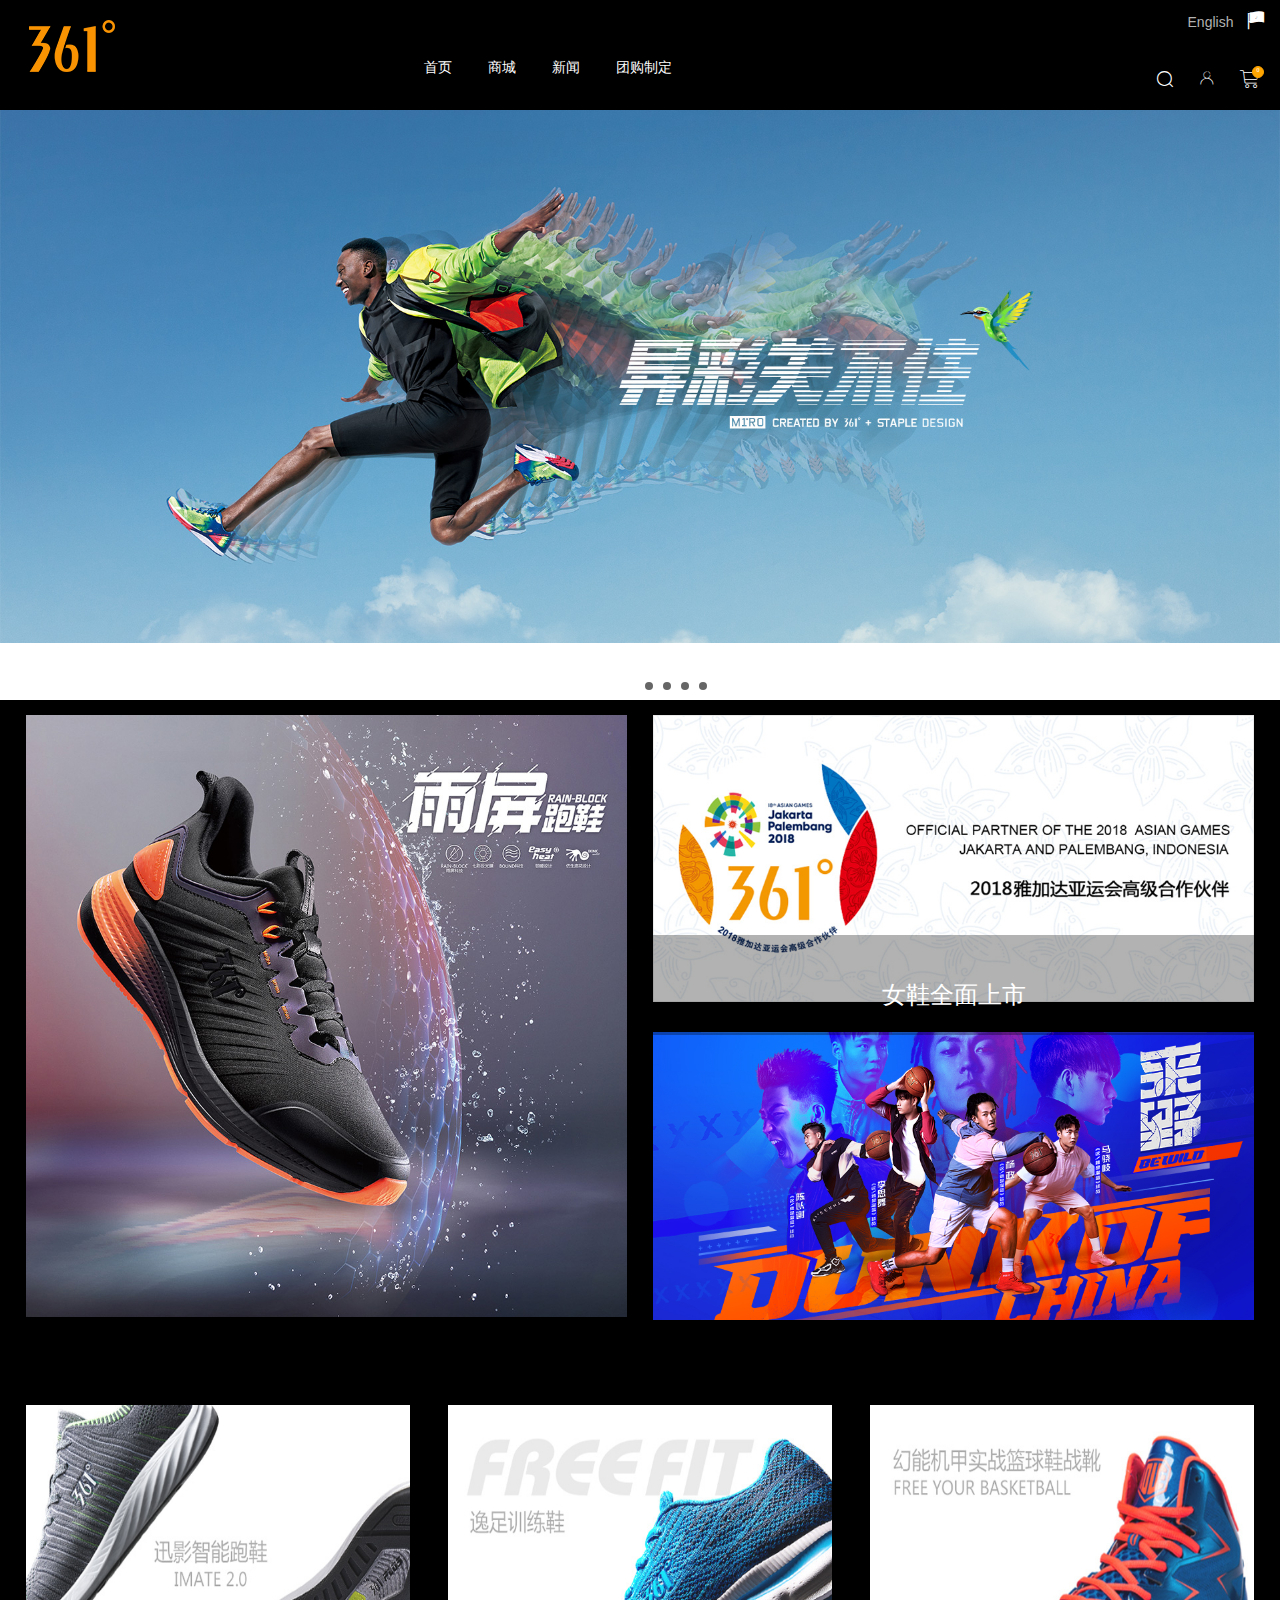
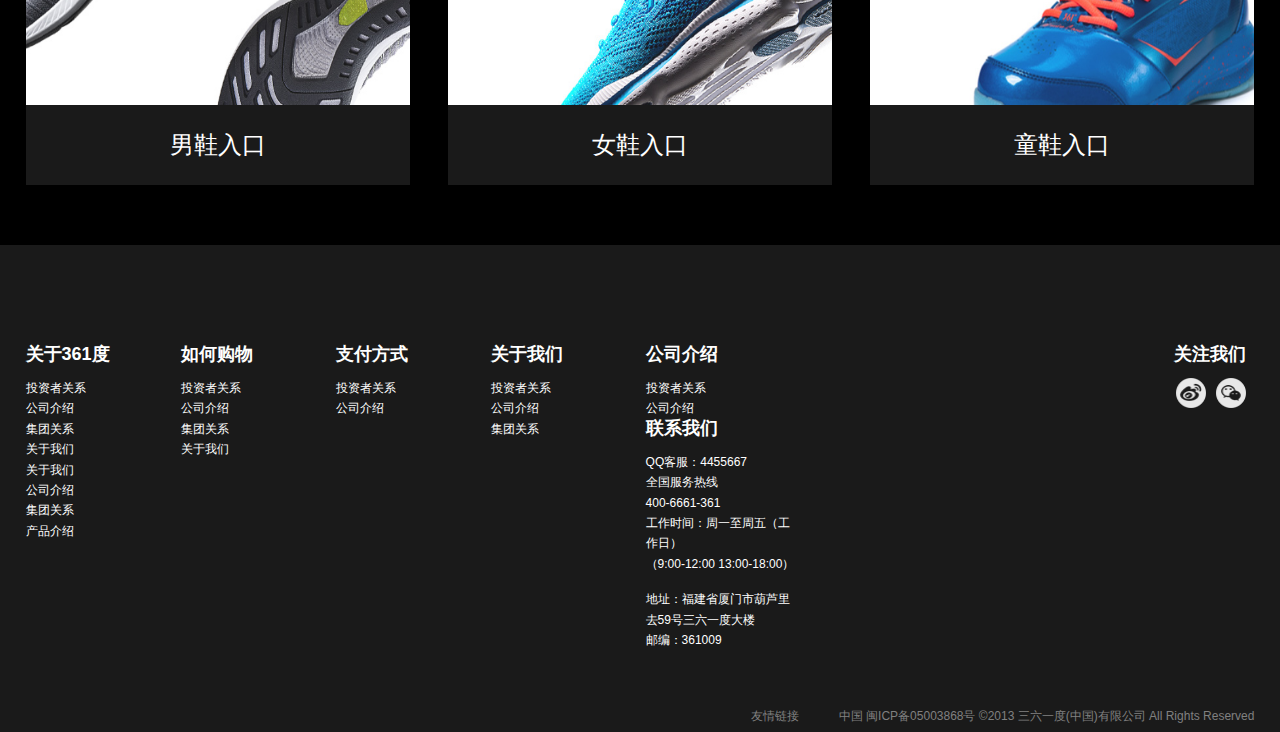
<file: index.html>
<!DOCTYPE html>
<html>
	<head>
		<meta charset="UTF-8">
		<title>361度首页</title>
		<link rel="stylesheet" href="css/public.css" />
		<link rel="stylesheet" href="icon/iconfont.css" />
		<link rel="stylesheet" href="css/index.css" />
		<style>
			
		</style>
	</head>
	<body>
		<div class='nav'><span></span></div>
		<div class="top">
			<div class="t-left">
			<a href="#">
				<img src="img/logo.png" alt="" />
			</a>
		</div>
		<div class="t-right">
			<h1>
				<!--<span>English</span>-->
				<a href="#">English</a>
				<span class="iconfont icon-china"></span>
			</h1>
			<h2>
				<span class="iconfont icon-sousuo"></span>
				<span class="iconfont icon-tubiaozhizuomoban"></span>
				<span class="iconfont icon-gouwuche">
					<strong>0</strong>
				</span>
			</h2>
		</div>
		<div class="t-center">
			<div class="menu">
				<a href="#">首页</a>
				<a href="#">商城</a>
				<a href="#">新闻</a>
				<a href="#">团购制定</a>
			</div>
		</div>
	</div>
	<div class="shoplist">
		<div class="shoplist-con">
			<div class="type">
			<a href="#" style="display:block">热卖上线</a>
			<a href="#" style="display:block">新品上市</a>
		</div>
		<div class="alltype">
			<ul>
				<li><a href="#">篮球鞋</a></li>
				<li><a href="#">板鞋</a></li>
				<li><a href="#">休闲鞋</a></li>
				<li><a href="#">袜鞋</a></li>
				<li><a href="#">拖鞋</a></li>
				<li><a href="#">跟鞋</a></li>
			</ul>
			<ul>
				<li><a href="#">休闲鞋</a></li>
				<li><a href="#">袜鞋</a></li>
				<li><a href="#">拖鞋</a></li>
				<li><a href="#">跟鞋</a></li>
			</ul>
			<ul>
				<li><a href="#">篮球鞋</a></li>
				<li><a href="#">板鞋</a></li>
				<li><a href="#">休闲鞋</a></li>
			</ul>
			<ul>
				<li><a href="#">篮球鞋</a></li>
				<li><a href="#">板鞋</a></li>
				<li><a href="#">休闲鞋</a></li>
				<li><a href="#">袜鞋</a></li>
				<li><a href="#">拖鞋</a></li>
				<li><a href="#">跟鞋</a></li>
			</ul>
		</div>
		</div>
	</div>
	<div class='banner'>
		<ul>
			<li><img src="img/banner.jpg" alt=""/></li>
			<li><img src="img/banner2.jpg" alt=""/></li>
			<li><img src="img/banner3.jpg" alt=""/></li>
			<li><img src="img/banner4.jpg" alt=""/></li>
		</ul>
		<ol>
			<li></li>
			<li></li>
			<li></li>
			<li></li>
		</ol>
	</div>
	<div class='main'>
		<div class='main-top'>
			<a href="#" class='main-top-left'>
				<img src="img/top-left.jpg" alt="" />
				<p class='floatp'>御品跑鞋全面上市</p>
			</a>
			<div class='main-top-right'>
				<a href="#"><img src="img/top-right2.jpg" alt="" /><p class='floatp1'>女鞋全面上市</p></a>
				<a href="#"><img src="img/top-right.jpg" alt="" /><p class='floatp2'>男鞋全面上市</p></a>
			</div>
		</div>
		<div class='main-foot'>
			<a href="#"><img src="img/recommend.jpg" alt="" /><p>男鞋入口</p></a>
			<a href="#"><img src="img/recommend2.jpg" alt="" /><p>女鞋入口</p></a>
			<a href="#"><img src="img/recommend3.jpg" alt="" /><p>童鞋入口</p></a>
		</div>
	</div>
	<div class='foot'>
		<div class='foot-con'>
			<div class='foot-list'>
				<dl>
					<dt>关于361度</dt>
					<dd><a href="#">投资者关系</a></dd>
					<dd><a href="#">公司介绍</a></dd>
					<dd><a href="#">集团关系</a></dd>
					<dd><a href="#">关于我们</a></dd>
					<dd><a href="#">关于我们</a></dd>
					<dd><a href="#">公司介绍</a></dd>
					<dd><a href="#">集团关系</a></dd>
					<dd><a href="#">产品介绍</a></dd>
				</dl>
				<dl>
					<dt>如何购物</dt>
					<dd><a href="#">投资者关系</a></dd>
					<dd><a href="#">公司介绍</a></dd>
					<dd><a href="#">集团关系</a></dd>
					<dd><a href="#">关于我们</a></dd>
				</dl>
				<dl>
					<dt>支付方式</dt>
					<dd><a href="#">投资者关系</a></dd>
					<dd><a href="#">公司介绍</a></dd>
				</dl>
				<dl>
					<dt>关于我们</dt>
					<dd><a href="#">投资者关系</a></dd>
					<dd><a href="#">公司介绍</a></dd>
					<dd><a href="#">集团关系</a></dd>
				</dl>
				<dl>
					<dt>公司介绍</dt>
					<dd><a href="#">投资者关系</a></dd>
					<dd><a href="#">公司介绍</a></dd>
				</dl>
				<dl>
					<dt>联系我们</dt>
					<dd>QQ客服：4455667</dd>
					<dd>全国服务热线</dd>
					<dd>400-6661-361</dd>
					<dd>工作时间：周一至周五（工作日）</dd>
					<dd>（9:00-12:00 13:00-18:00）</dd>
					<dd>地址：福建省厦门市葫芦里去59号三六一度大楼</dd>
					<dd>邮编：361009</dd>
				</dl>
			</div>
			<div class="chat">
				<p>关注我们</p>
				<a href="#">
					<img src="img/microblog.png" alt="" />
					<img src="img/WeChat.png" alt="" />
				</a>
				<h1>
					<span>
						<img src="img/erweima.jpg" alt="" />
						<p>订阅号</p>
					</span>
					<span>
						<img src="img/erweima1.jpg" alt="" />
						<p>服务号</p>
					</span>
				</h1>
			</div>
		</div>
	</div>
	<div class='copy'>
		<a href="#">友情链接</a>中国 闽ICP备05003868号 &copy;2013 三六一度(中国)有限公司 All Rights Reserved
	</div>
	</body>
</html>
<script src='js/jquery-1.11.1.min.js'></script>
<script>
	//轮播图
	var $ulist=$('.banner ul li');
	var $olist=$('.banner ol li');
	var timer=setInterval(autoplay,2000);
	var index=0;
	function autoplay(){
		index++;
		if(index == $olist.size()){
			index=0;
		}
		$ulist.eq(index).fadeIn(1500).siblings().fadeOut(1500);
		$olist.eq(index).addClass('current').siblings().removeClass('current');
	}
</script>
<script>
	var $mtl=$('.main .main-top-left');
	var $out=$('.main .main-top-left .floatp');
	$mtl.mouseenter(function(){
		$out.slideDown(500);
		$mtl.mouseleave(function(){
			$out.slideUp(300);
		})
	})
	//
	var $mtl1=$('.main .main-top-right img:eq(0)');
	var $out1=$('.main .main-top-right .floatp1');
	$mtl1.mouseenter(function(){
		$out1.slideDown(500);
		$mtl1.mouseleave(function(){
			$out1.slideUp(300);
		})
	})
	
	var $mtl2=$('.main .main-top-right img:eq(1)');
	var $out2=$('.main .main-top-right .floatp2');
	
	$mtl2.mouseenter(function(){
		$out2.slideDown(500);
		$mtl2.mouseleave(function(){
			$out2.slideUp(300);
		})
	})
	$('.icon-tubiaozhizuomoban').mouseover(function(){
		$('.icon-tubiaozhizuomoban').animate({'font-size':24},300);
//		alert(0);
//		$('.icon-tubiaozhizuomoban').mouseout(function(){
//			$('.icon-tubiaozhizuomoban').css('font-size':18);
//			alert(1);
//		})
})
	$('.icon-tubiaozhizuomoban').click(function(){
		$(location).attr('href', 'login.html');
	})
	$('.foot .chat a img:eq(1)').mouseover(function(){
		$('.foot .chat h1').css('display','block');
		$('.foot .chat a img:eq(1)').mouseleave(function(){
			$('.foot .chat h1').css('display','none');
		})
	})
	$(window).scroll(function(){
		if($(document).scrollTop()>300){
			$('.nav').css('display','block');
		}else{
			$('.nav').css('display','none');
		}
	})
	$('.nav').click(function(){
		$("body,html").animate( {"scrollTop":0},1000 )
			});
	$('.top .t-center .menu a:eq(1)').mouseover(function(){
		$('.shoplist').css('display','block');
		$('.shoplist').mouseleave(function(){
			$('.shoplist').css('display','none');})
	})
</script>
</file>
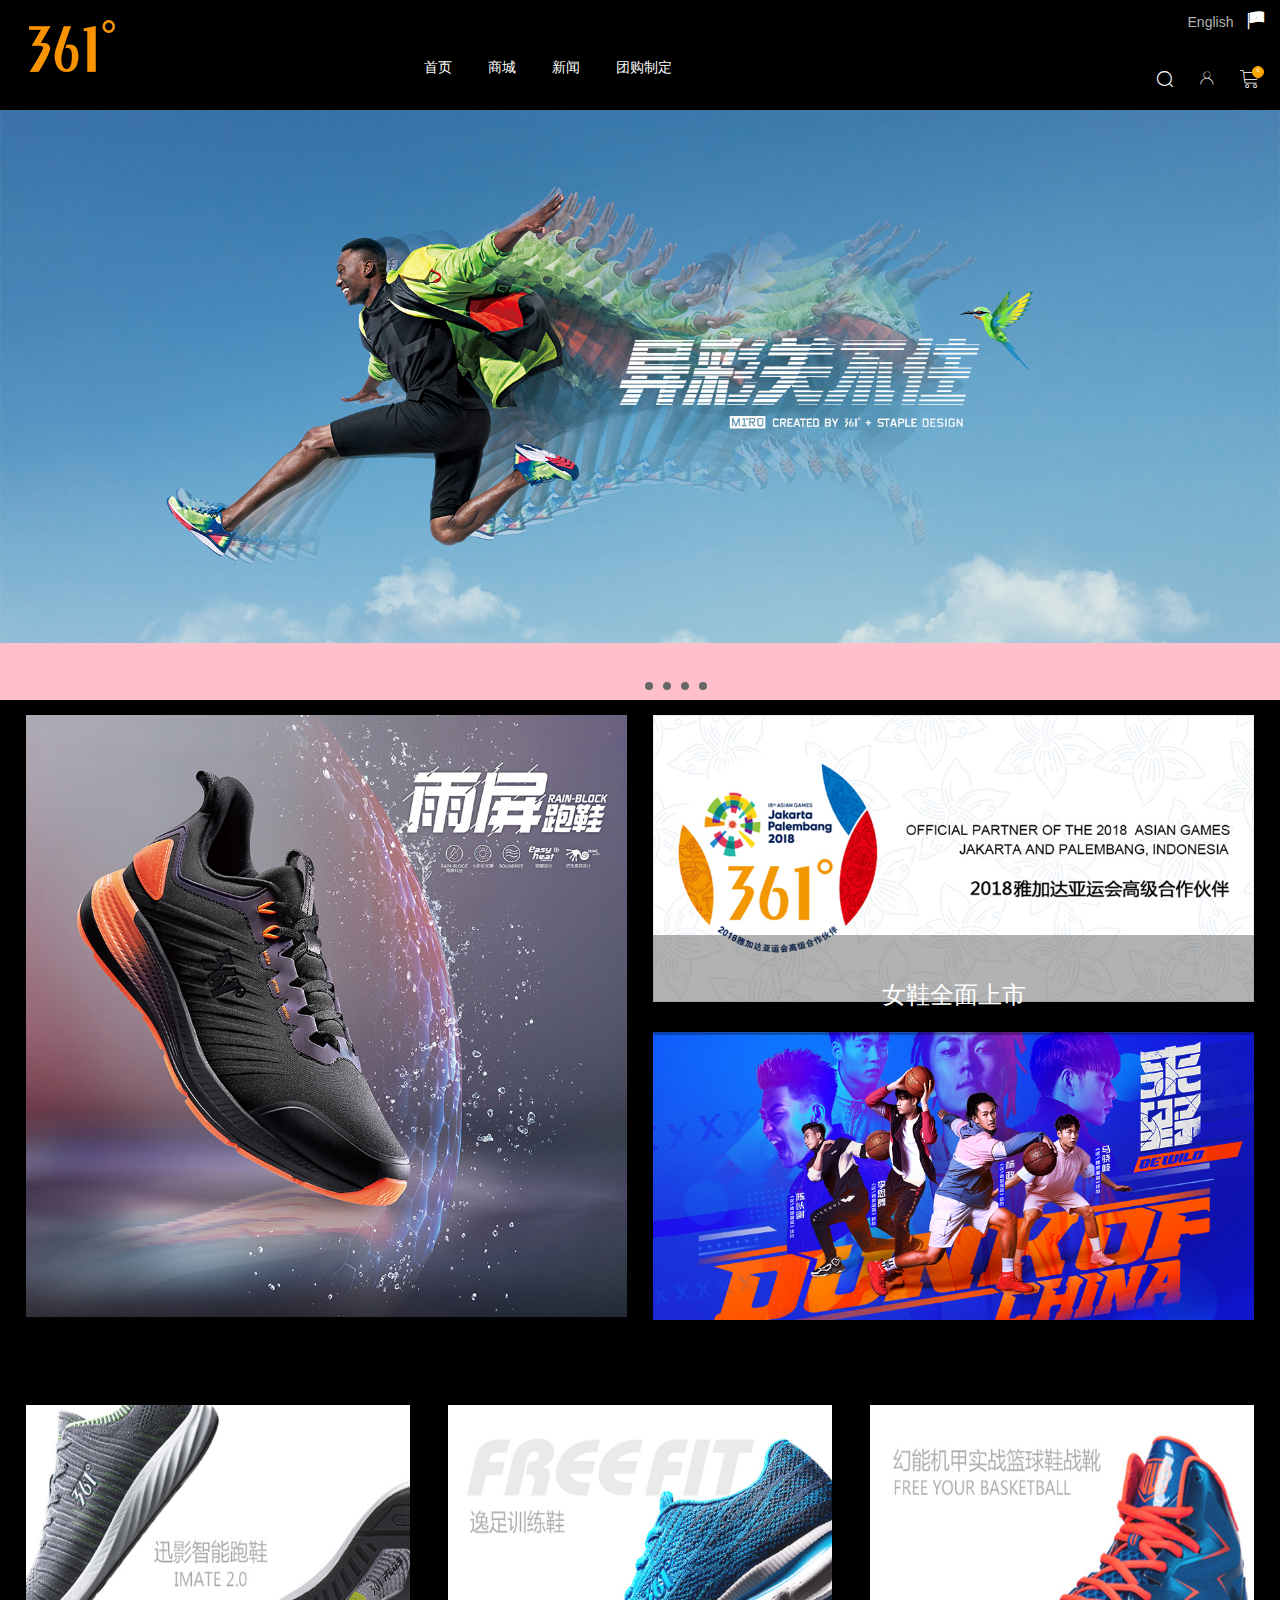
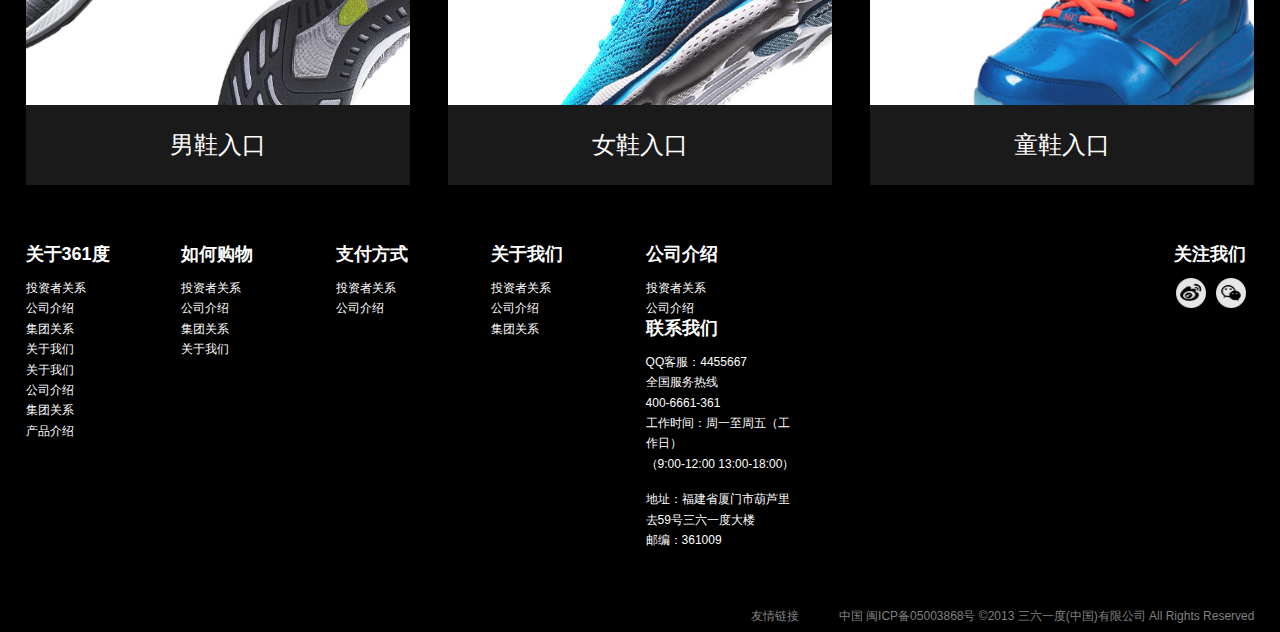
<file: 361度/index.html>
<!DOCTYPE html>
<html>
	<head>
		<meta charset="UTF-8">
		<title></title>
		<link rel="stylesheet" href="css/public.css" />
		<link rel="stylesheet" href="icon/iconfont.css" />
		<link rel="stylesheet" href="css/index.css" />
		<style>
			.foot{
				overflow:hidden;
				background:black;
			}
			.foot .foot-con{
				margin:0 2%;
				
			}
			.foot-list{
				width:70%;
			}
			.foot-list dl{
				float:left;
				width:155px;
			}
			.foot-list dl dt{
				font-size:18px;
				font-weight:bold;
				margin-bottom:15px;
			}
			.foot-list dl dd{
				font-size:12px;
				line-height:1.7;
			}
			.foot-list dl:last-child dd:nth-of-type(6){
				margin-top:15px;
			}
			.foot .chat{
				text-align:right;
			}
			.foot .chat p{
				font-size:18px;
				font-weight:bold;
				margin-bottom:15px;
				margin-right:8px;
				color:#fff;
			}
			.foot .chat img{
				width:30px;
				height:30px;
				display:inline-block;
				margin-right:8px;
				position:relative;				
			}
			.foot .chat img:after{
				display:block;
				content:'';
				width:30px;
				height:30px;
				position:absolute;
				border-radius:50%;
				background:rgba(0,0,0,0.4);
				top:0;
				left:0;
				z-index:10;
			}
			
		</style>
	</head>
	<body>
		<div class="top">
			<div class="t-left">
				<a href="#">
					<img src="img/logo.png" alt="" />
				</a>
			</div>
			<div class="t-right">
				<h1>
					<!--<span>English</span>-->
					<a href="#">English</a>
					<span class="iconfont icon-china"></span>
				</h1>
				<h2>
					<span class="iconfont icon-sousuo"></span>
					<span class="iconfont icon-tubiaozhizuomoban"></span>
					<span class="iconfont icon-gouwuche">
						<strong>0</strong>
					</span>
				</h2>
			</div>
			<div class="t-center">
				<div class="menu">
					<a href="#">首页</a>
					<a href="#">商城</a>
					<a href="#">新闻</a>
					<a href="#">团购制定</a>
				</div>
			</div>
		</div>
		<div class='banner'>
			<ul>
				<li><img src="img/banner.jpg" alt="" /></li>
				<li><img src="img/banner2.jpg" alt="" /></li>
				<li><img src="img/banner3.jpg" alt="" /></li>
				<li><img src="img/banner4.jpg" alt="" /></li>
			</ul>
			<ol>
				<li></li>
				<li></li>
				<li></li>
				<li></li>
			</ol>
		</div>
		<div class='main'>
			<div class='main-top'>
				<a href="#" class='main-top-left'>
					<img src="img/top-left.jpg" alt="" />
					<p class='floatp'>御品跑鞋全面上市</p>
				</a>
				<div class='main-top-right'>
					<a href="#"><img src="img/top-right2.jpg" alt="" /><p class='floatp1'>女鞋全面上市</p></a>
					<a href="#"><img src="img/top-right.jpg" alt="" /><p class='floatp2'>男鞋全面上市</p></a>
				</div>
			</div>
			<div class='main-foot'>
				<a href="#"><img src="img/recommend.jpg" alt="" /><p>男鞋入口</p></a>
				<a href="#"><img src="img/recommend2.jpg" alt="" /><p>女鞋入口</p></a>
				<a href="#"><img src="img/recommend3.jpg" alt="" /><p>童鞋入口</p></a>
			</div>
		</div>
		<div class='foot'>
			<div class='foot-con'>
				<div class='foot-list'>
					<dl>
						<dt>关于361度</dt>
						<dd><a href="#">投资者关系</a></dd>
						<dd><a href="#">公司介绍</a></dd>
						<dd><a href="#">集团关系</a></dd>
						<dd><a href="#">关于我们</a></dd>
						<dd><a href="#">关于我们</a></dd>
						<dd><a href="#">公司介绍</a></dd>
						<dd><a href="#">集团关系</a></dd>
						<dd><a href="#">产品介绍</a></dd>
					</dl>
					<dl>
						<dt>如何购物</dt>
						<dd><a href="#">投资者关系</a></dd>
						<dd><a href="#">公司介绍</a></dd>
						<dd><a href="#">集团关系</a></dd>
						<dd><a href="#">关于我们</a></dd>
					</dl>
					<dl>
						<dt>支付方式</dt>
						<dd><a href="#">投资者关系</a></dd>
						<dd><a href="#">公司介绍</a></dd>
					</dl>
					<dl>
						<dt>关于我们</dt>
						<dd><a href="#">投资者关系</a></dd>
						<dd><a href="#">公司介绍</a></dd>
						<dd><a href="#">集团关系</a></dd>
					</dl>
					<dl>
						<dt>公司介绍</dt>
						<dd><a href="#">投资者关系</a></dd>
						<dd><a href="#">公司介绍</a></dd>
					</dl>
					<dl>
						<dt>联系我们</dt>
						<dd>QQ客服：4455667</dd>
						<dd>全国服务热线</dd>
						<dd>400-6661-361</dd>
						<dd>工作时间：周一至周五（工作日）</dd>
						<dd>（9:00-12:00 13:00-18:00）</dd>
						<dd>地址：福建省厦门市葫芦里去59号三六一度大楼</dd>
						<dd>邮编：361009</dd>
					</dl>
				</div>
				<div class="chat">
					<p>关注我们</p>
					<a href="#">
						<img src="img/microblog.png" alt="" />
						<img src="img/WeChat.png" alt="" />
					</a>
				</div>
			</div>
		</div>
		<div class='copy'>
			<a href="#">友情链接</a>中国 闽ICP备05003868号 &copy;2013 三六一度(中国)有限公司 All Rights Reserved
		</div>
	</body>
</html>
<script src='js/jquery-1.11.1.min.js'></script>
<script>
	//轮播图
	var $ulist=$('.banner ul li');
	var $olist=$('.banner ol li');
	var timer=setInterval(autoplay,2000);
	var index=0;
	function autoplay(){
		index++;
		if(index == $olist.size()){
			index=0;
		}
		$ulist.eq(index).fadeIn(1500).siblings().fadeOut(1500);
		$olist.eq(index).addClass('current').siblings().removeClass('current');
	}
</script><script>
	var $mtl=$('.main .main-top-left');
	var $out=$('.main .main-top-left .floatp');
	$mtl.mouseenter(function(){
		$out.slideDown(500);
		$mtl.mouseleave(function(){
			$out.slideUp(300);
		})
	})
	//
	var $mtl1=$('.main .main-top-right img:eq(0)');
	var $out1=$('.main .main-top-right .floatp1');
	$mtl1.mouseenter(function(){
		$out1.slideDown(500);
		$mtl1.mouseleave(function(){
			$out1.slideUp(300);
		})
	})
	
	var $mtl2=$('.main .main-top-right img:eq(1)');
	var $out2=$('.main .main-top-right .floatp2');
	
	$mtl2.mouseenter(function(){
		$out2.slideDown(500);
		$mtl2.mouseleave(function(){
			$out2.slideUp(300);
		})
	})
	
</script>
</file>
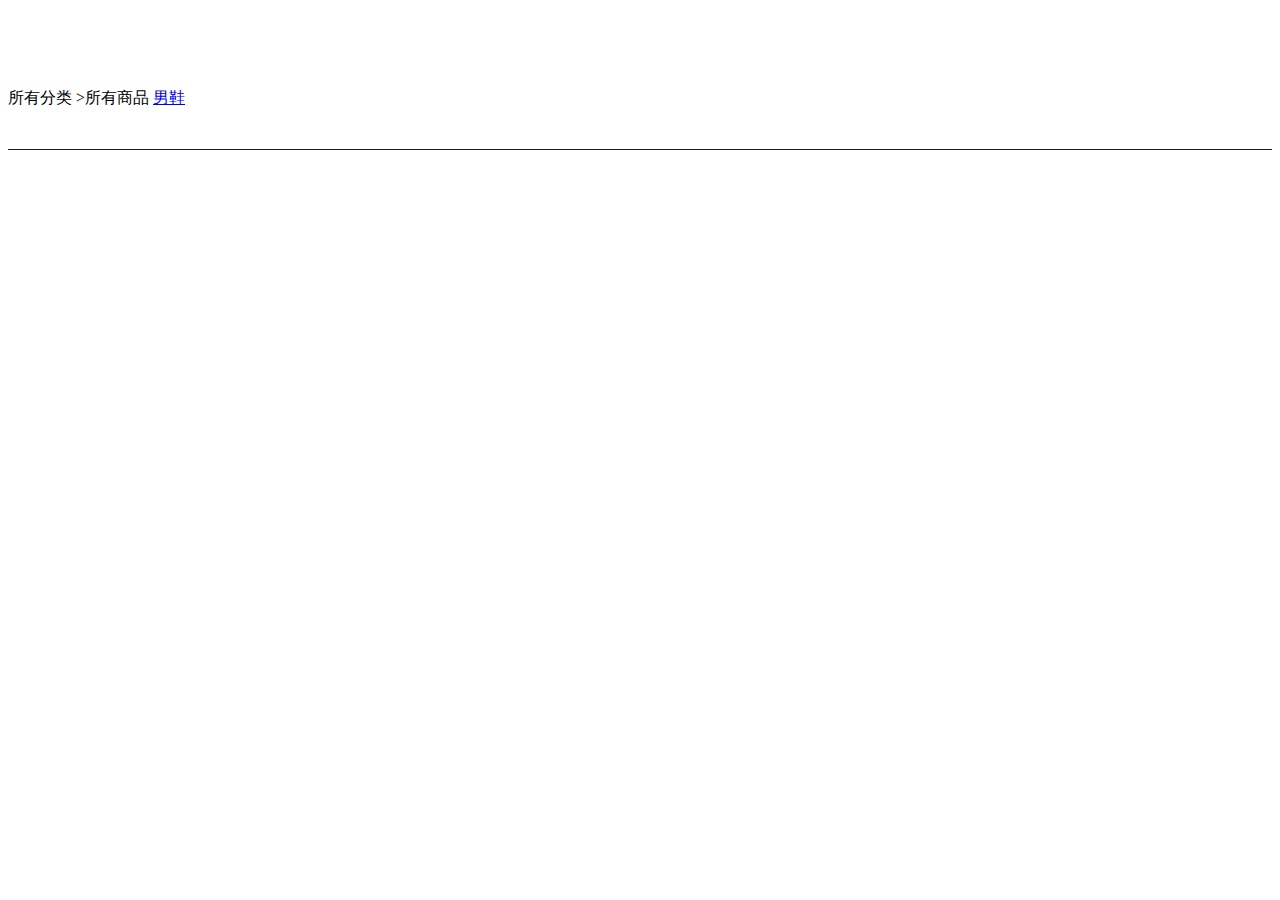
<file: list.html>
<!DOCTYPE html>
<html>
	<head>
		<meta charset="UTF-8">
		<title>商品列表</title>
		<style>
			.nav{
				border-bottom:1px solid #1a1a1a;
				padding:80px 0px 40px 0px;
			}
			
		</style>
	</head>
	<body>
		<div class="nav">
			<span>所有分类  ></span>所有商品
			<a href="#">男鞋</a>
		</div>
	</body>
</html>
</file>
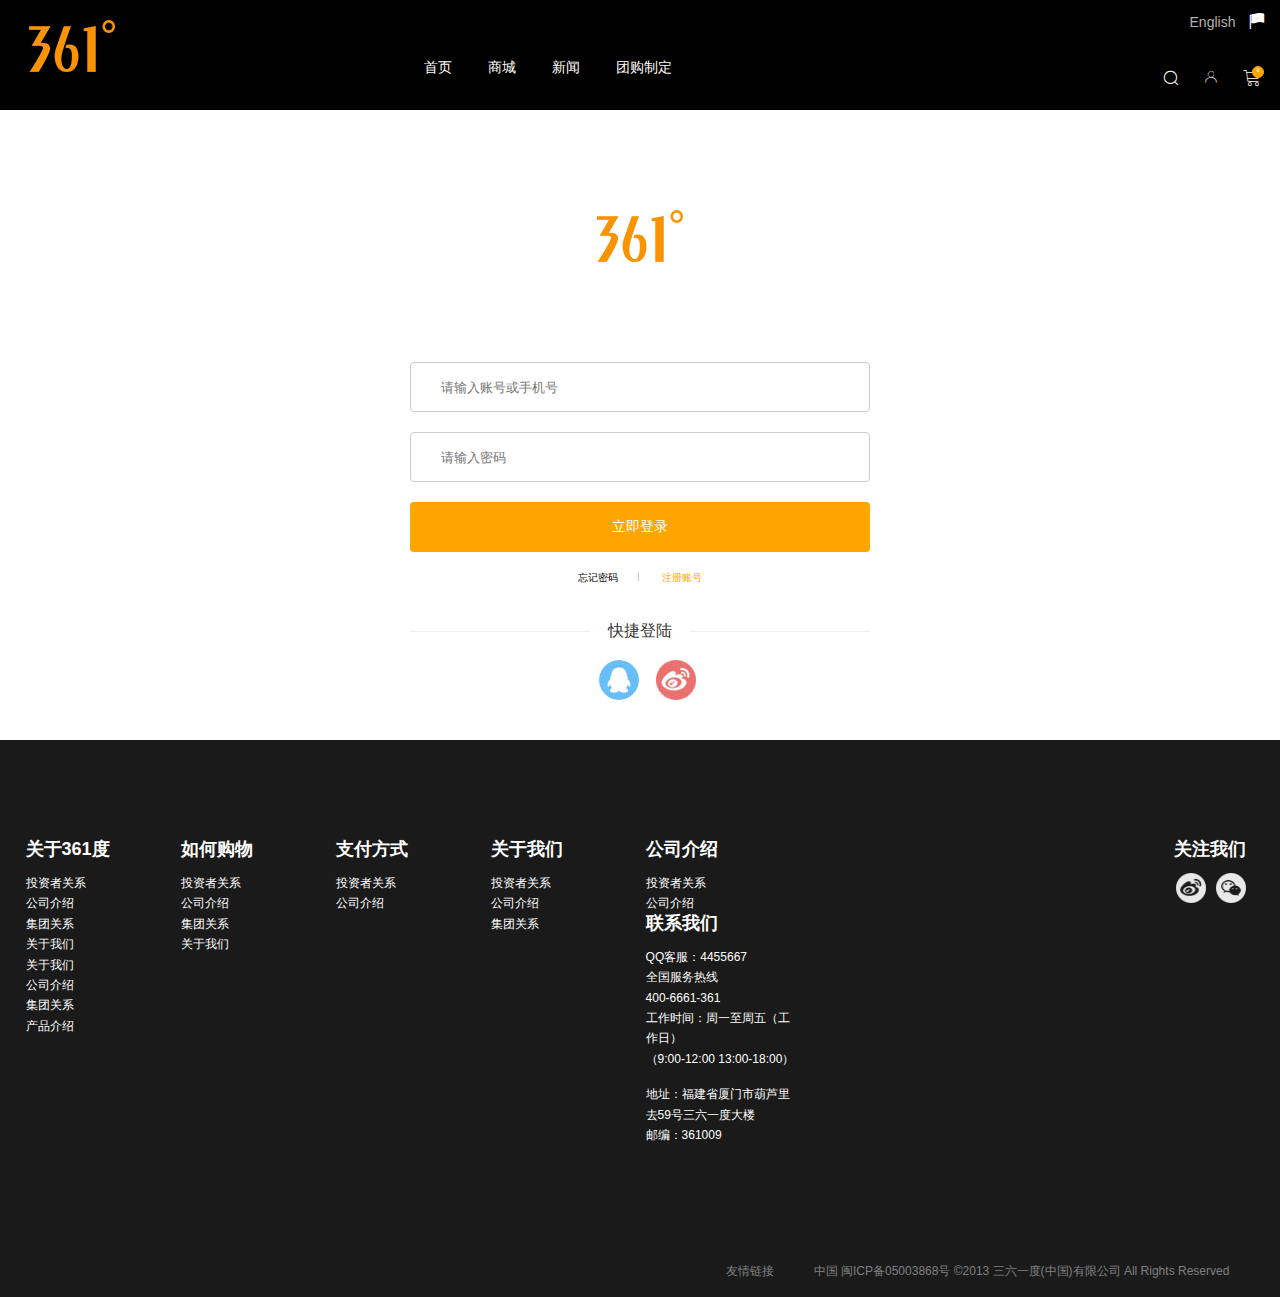
<file: login.html>
<!DOCTYPE html>
<html>
	<head>
		<meta charset="UTF-8">
		<title>登陆页面</title>
		<link rel="stylesheet" href="css/public.css" />
		<link rel="stylesheet" href="css/index.css" />
		<link rel="stylesheet" href="icon/iconfont.css" />
		<style>
			.login{
				background:#fff;
			}
			.login-con{
				width:460px;
				margin:0 auto;
				/*background:#333;*/
				text-align:center;
			}
			.login-con .logo{
				display:block;
				padding-top:100px;
				padding-bottom:80px;
			}
			.login-con input{
				display:block;
				height:48px;
				width:398px;
				border:1px solid #cccccc;
				padding:0 30px;
				color:#333;
				margin:20px auto;
			}
			.login-con button{
				display:block;
				height:50px;
				width:460px;
				margin:20px auto;
				background:orange;
				font-size:14px;
			}
			.login-con input{
				border-radius:4px;
			};
			.login-con p .firsta{
				color:#000;
			}
			.login-con p .firsta:after{
				content:'';
				display:inline-block;
				background:#ccc;
				height:9px;
				width:1px;
				margin:0 20px;
			}
			.login-con p a:last-child{
				color:orange;
			}
			.login-con h1{
				margin-top:40px;
				margin-bottom:28px;
				font-size:14px;
				color:#333;
			}
			.login-con h1 span{
				font-size: 1.6rem;
			    color: #333;
			    display: inline-block;
			    background-color: #fff;
			    padding: 0 18px;
			}
			.login-con h1:after{
				content: '';
			    display: block;
			    width: 100%;
			    height: 1px;
			    background-color: #f0f0f0;
			    margin-top: -8px;
			}
			.login-con .shut{
				width:100%;
				text-align:center;
				margin-top:14px;
				margin-bottom:40px;
			}
			.login-con .shut img{
				display:inline-block;
			}
			.login-con .shut img:first-child{
				margin-left:15px;
			}
			/*.foot{
				padding-top:30px;
			}*/
		</style>
	</head>
	<body>
		<div class="nav"></div>
		<div class='top'></div>
		<div class="login">
			<div class="login-con">
				<img src="img/logo.png" alt="" class="logo"/>
				<input type="text" placeholder="请输入账号或手机号" id='sid'/>
				<input type="password" placeholder="请输入密码" id='spwd'/>
				<button id='btn'>立即登录</button>
				<p>
					<a href="#" class='firsta' style="color:#000">忘记密码</a>
					<a href="#">注册账号</a>
				</p>
				<h1>
					<span>快捷登陆</span>
				</h1>
				<div class="shut">
					<a href="#">
						<img src="img/qq.jpg" alt="" />
					</a>
					<a href="#">
						<img src="img/webo.jpg" alt="" />
					</a>
				</div>
			</div>
		</div>
		<div class='foot'></div>
		<div class='copy'></div>
	</body>
</html>
<script src='js/jquery-1.11.1.min.js'></script>
<script>
	$('.nav').load('index.html .nav',function(){
		$(window).scroll(function(){
			if($(document).scrollTop()>300){
				$('.nav').css('display','block');
				$('.nav').click(function(){
					$(this).show(1000,function(){
						$(document).scrollTop(0);
					})
				});
			}else{
				$('.nav').css('display','none');
			}
		})
	});
	$('.top').load('index.html .top');
	$('.foot').load('index.html .foot');
	$('.copy').load('index.html .copy');
</script>
</file>
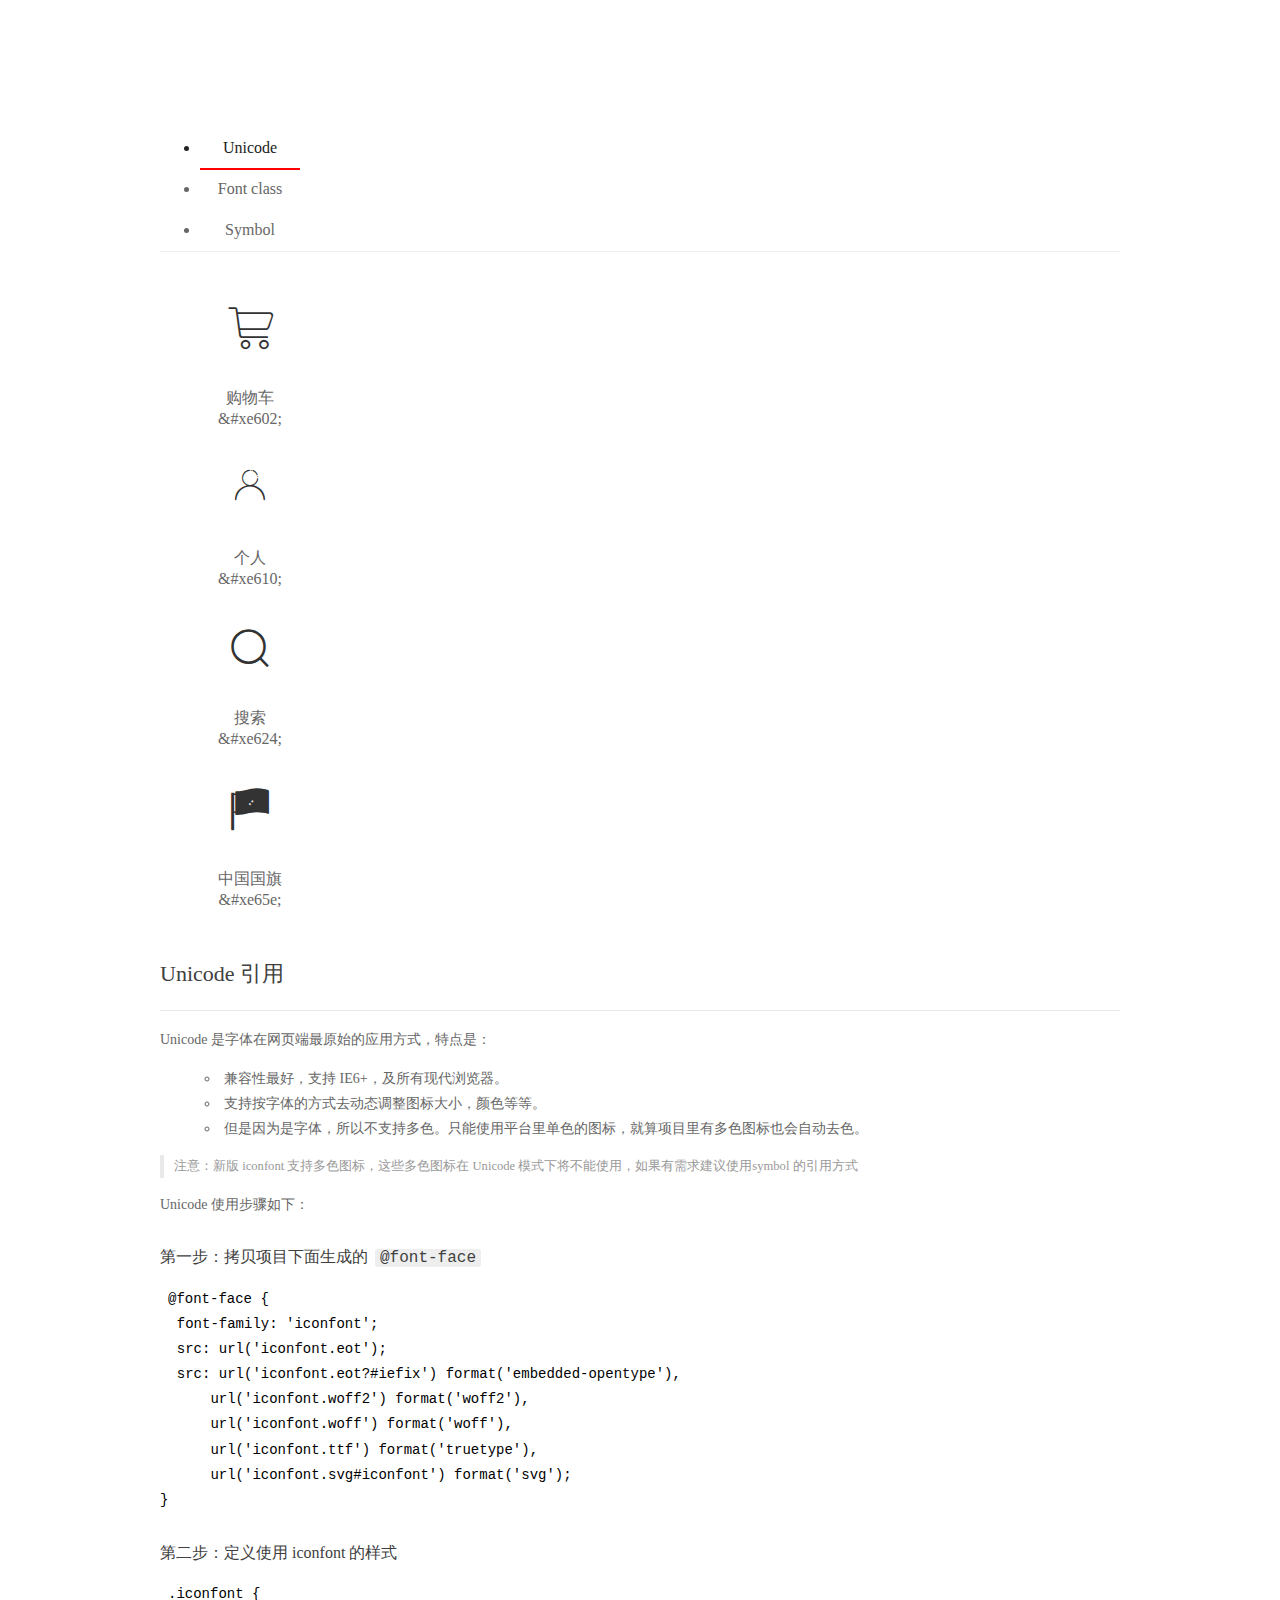
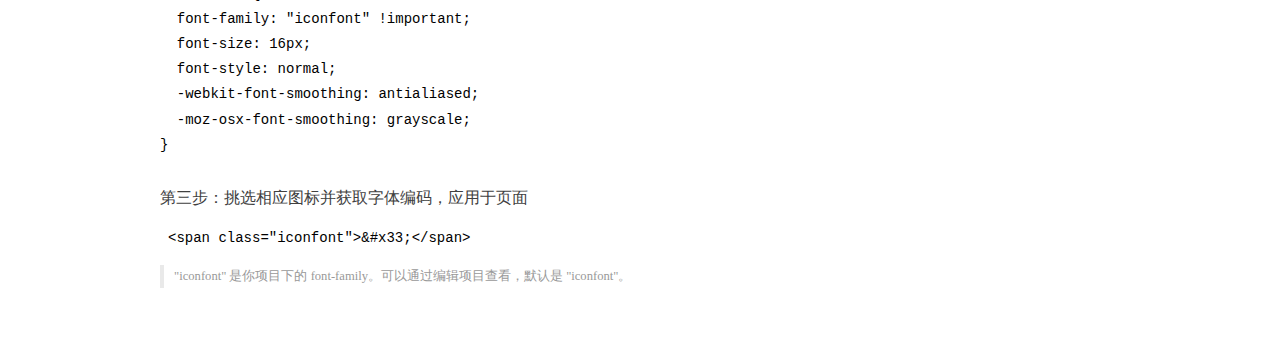
<file: icon/demo_index.html>
<!DOCTYPE html>
<html>
<head>
  <meta charset="utf-8"/>
  <title>IconFont Demo</title>
  <link rel="shortcut icon" href="https://gtms04.alicdn.com/tps/i4/TB1_oz6GVXXXXaFXpXXJDFnIXXX-64-64.ico" type="image/x-icon"/>
  <link rel="stylesheet" href="https://g.alicdn.com/thx/cube/1.3.2/cube.min.css">
  <link rel="stylesheet" href="demo.css">
  <link rel="stylesheet" href="iconfont.css">
  <script src="iconfont.js"></script>
  <!-- jQuery -->
  <script src="https://a1.alicdn.com/oss/uploads/2018/12/26/7bfddb60-08e8-11e9-9b04-53e73bb6408b.js"></script>
  <!-- 代码高亮 -->
  <script src="https://a1.alicdn.com/oss/uploads/2018/12/26/a3f714d0-08e6-11e9-8a15-ebf944d7534c.js"></script>
</head>
<body>
  <div class="main">
    <h1 class="logo"><a href="https://www.iconfont.cn/" title="iconfont 首页" target="_blank">&#xe86b;</a></h1>
    <div class="nav-tabs">
      <ul id="tabs" class="dib-box">
        <li class="dib active"><span>Unicode</span></li>
        <li class="dib"><span>Font class</span></li>
        <li class="dib"><span>Symbol</span></li>
      </ul>
      
    </div>
    <div class="tab-container">
      <div class="content unicode" style="display: block;">
          <ul class="icon_lists dib-box">
          
            <li class="dib">
              <span class="icon iconfont">&#xe602;</span>
                <div class="name">购物车</div>
                <div class="code-name">&amp;#xe602;</div>
              </li>
          
            <li class="dib">
              <span class="icon iconfont">&#xe610;</span>
                <div class="name">个人</div>
                <div class="code-name">&amp;#xe610;</div>
              </li>
          
            <li class="dib">
              <span class="icon iconfont">&#xe624;</span>
                <div class="name">搜索</div>
                <div class="code-name">&amp;#xe624;</div>
              </li>
          
            <li class="dib">
              <span class="icon iconfont">&#xe65e;</span>
                <div class="name">中国国旗</div>
                <div class="code-name">&amp;#xe65e;</div>
              </li>
          
          </ul>
          <div class="article markdown">
          <h2 id="unicode-">Unicode 引用</h2>
          <hr>

          <p>Unicode 是字体在网页端最原始的应用方式，特点是：</p>
          <ul>
            <li>兼容性最好，支持 IE6+，及所有现代浏览器。</li>
            <li>支持按字体的方式去动态调整图标大小，颜色等等。</li>
            <li>但是因为是字体，所以不支持多色。只能使用平台里单色的图标，就算项目里有多色图标也会自动去色。</li>
          </ul>
          <blockquote>
            <p>注意：新版 iconfont 支持多色图标，这些多色图标在 Unicode 模式下将不能使用，如果有需求建议使用symbol 的引用方式</p>
          </blockquote>
          <p>Unicode 使用步骤如下：</p>
          <h3 id="-font-face">第一步：拷贝项目下面生成的 <code>@font-face</code></h3>
<pre><code class="language-css"
>@font-face {
  font-family: 'iconfont';
  src: url('iconfont.eot');
  src: url('iconfont.eot?#iefix') format('embedded-opentype'),
      url('iconfont.woff2') format('woff2'),
      url('iconfont.woff') format('woff'),
      url('iconfont.ttf') format('truetype'),
      url('iconfont.svg#iconfont') format('svg');
}
</code></pre>
          <h3 id="-iconfont-">第二步：定义使用 iconfont 的样式</h3>
<pre><code class="language-css"
>.iconfont {
  font-family: "iconfont" !important;
  font-size: 16px;
  font-style: normal;
  -webkit-font-smoothing: antialiased;
  -moz-osx-font-smoothing: grayscale;
}
</code></pre>
          <h3 id="-">第三步：挑选相应图标并获取字体编码，应用于页面</h3>
<pre>
<code class="language-html"
>&lt;span class="iconfont"&gt;&amp;#x33;&lt;/span&gt;
</code></pre>
          <blockquote>
            <p>"iconfont" 是你项目下的 font-family。可以通过编辑项目查看，默认是 "iconfont"。</p>
          </blockquote>
          </div>
      </div>
      <div class="content font-class">
        <ul class="icon_lists dib-box">
          
          <li class="dib">
            <span class="icon iconfont icon-gouwuche"></span>
            <div class="name">
              购物车
            </div>
            <div class="code-name">.icon-gouwuche
            </div>
          </li>
          
          <li class="dib">
            <span class="icon iconfont icon-tubiaozhizuomoban"></span>
            <div class="name">
              个人
            </div>
            <div class="code-name">.icon-tubiaozhizuomoban
            </div>
          </li>
          
          <li class="dib">
            <span class="icon iconfont icon-sousuo"></span>
            <div class="name">
              搜索
            </div>
            <div class="code-name">.icon-sousuo
            </div>
          </li>
          
          <li class="dib">
            <span class="icon iconfont icon-china"></span>
            <div class="name">
              中国国旗
            </div>
            <div class="code-name">.icon-china
            </div>
          </li>
          
        </ul>
        <div class="article markdown">
        <h2 id="font-class-">font-class 引用</h2>
        <hr>

        <p>font-class 是 Unicode 使用方式的一种变种，主要是解决 Unicode 书写不直观，语意不明确的问题。</p>
        <p>与 Unicode 使用方式相比，具有如下特点：</p>
        <ul>
          <li>兼容性良好，支持 IE8+，及所有现代浏览器。</li>
          <li>相比于 Unicode 语意明确，书写更直观。可以很容易分辨这个 icon 是什么。</li>
          <li>因为使用 class 来定义图标，所以当要替换图标时，只需要修改 class 里面的 Unicode 引用。</li>
          <li>不过因为本质上还是使用的字体，所以多色图标还是不支持的。</li>
        </ul>
        <p>使用步骤如下：</p>
        <h3 id="-fontclass-">第一步：引入项目下面生成的 fontclass 代码：</h3>
<pre><code class="language-html">&lt;link rel="stylesheet" href="./iconfont.css"&gt;
</code></pre>
        <h3 id="-">第二步：挑选相应图标并获取类名，应用于页面：</h3>
<pre><code class="language-html">&lt;span class="iconfont icon--xxx"&gt;&lt;/span&gt;
</code></pre>
        <blockquote>
          <p>"
            iconfont" 是你项目下的 font-family。可以通过编辑项目查看，默认是 "iconfont"。</p>
        </blockquote>
      </div>
      </div>
      <div class="content symbol">
          <ul class="icon_lists dib-box">
          
            <li class="dib">
                <svg class="icon svg-icon" aria-hidden="true">
                  <use xlink:href="#icon-gouwuche"></use>
                </svg>
                <div class="name">购物车</div>
                <div class="code-name">#icon-gouwuche</div>
            </li>
          
            <li class="dib">
                <svg class="icon svg-icon" aria-hidden="true">
                  <use xlink:href="#icon-tubiaozhizuomoban"></use>
                </svg>
                <div class="name">个人</div>
                <div class="code-name">#icon-tubiaozhizuomoban</div>
            </li>
          
            <li class="dib">
                <svg class="icon svg-icon" aria-hidden="true">
                  <use xlink:href="#icon-sousuo"></use>
                </svg>
                <div class="name">搜索</div>
                <div class="code-name">#icon-sousuo</div>
            </li>
          
            <li class="dib">
                <svg class="icon svg-icon" aria-hidden="true">
                  <use xlink:href="#icon-china"></use>
                </svg>
                <div class="name">中国国旗</div>
                <div class="code-name">#icon-china</div>
            </li>
          
          </ul>
          <div class="article markdown">
          <h2 id="symbol-">Symbol 引用</h2>
          <hr>

          <p>这是一种全新的使用方式，应该说这才是未来的主流，也是平台目前推荐的用法。相关介绍可以参考这篇<a href="">文章</a>
            这种用法其实是做了一个 SVG 的集合，与另外两种相比具有如下特点：</p>
          <ul>
            <li>支持多色图标了，不再受单色限制。</li>
            <li>通过一些技巧，支持像字体那样，通过 <code>font-size</code>, <code>color</code> 来调整样式。</li>
            <li>兼容性较差，支持 IE9+，及现代浏览器。</li>
            <li>浏览器渲染 SVG 的性能一般，还不如 png。</li>
          </ul>
          <p>使用步骤如下：</p>
          <h3 id="-symbol-">第一步：引入项目下面生成的 symbol 代码：</h3>
<pre><code class="language-html">&lt;script src="./iconfont.js"&gt;&lt;/script&gt;
</code></pre>
          <h3 id="-css-">第二步：加入通用 CSS 代码（引入一次就行）：</h3>
<pre><code class="language-html">&lt;style&gt;
.icon {
  width: 1em;
  height: 1em;
  vertical-align: -0.15em;
  fill: currentColor;
  overflow: hidden;
}
&lt;/style&gt;
</code></pre>
          <h3 id="-">第三步：挑选相应图标并获取类名，应用于页面：</h3>
<pre><code class="language-html">&lt;svg class="icon" aria-hidden="true"&gt;
  &lt;use xlink:href="#icon-xxx"&gt;&lt;/use&gt;
&lt;/svg&gt;
</code></pre>
          </div>
      </div>

    </div>
  </div>
  <script>
  $(document).ready(function () {
      $('.tab-container .content:first').show()

      $('#tabs li').click(function (e) {
        var tabContent = $('.tab-container .content')
        var index = $(this).index()

        if ($(this).hasClass('active')) {
          return
        } else {
          $('#tabs li').removeClass('active')
          $(this).addClass('active')

          tabContent.hide().eq(index).fadeIn()
        }
      })
    })
  </script>
</body>
</html>
</file>
<file: css/public.css>
html,body,p,div,ul,ol,li,i,span,em,strong,a,abbr,article,address,aside,audio,blockquote,canvas,caption,cite,code,dl,dt,dd,del,fieldset,figcaption,figure,footer,form,h1,h2,h3,h4,h5,h6,iframe,nav,pre,ins,label,legend,map,mark,object ,optgroup,option,q,section,video,table,tr,td,thead,tbody{margin:0;padding:0;}
a,button,input,button{-webkit-tap-highlight-color:rgba(0,0,0,0);}
html{font-size: 10px;}
body {font-family: "Microsoft YaHei", "Arial";line-height: 1;color:#fff;-webkit-overflow-scrolling:touch;}
h1,h2,h3,h4,h5,h6 {font-weight: normal;}
img {display: block;max-width: 100%;margin: 0 auto;border:none;vertical-align: middle;}
b,strong {font-weight: normal;}
a { color: #fff;text-decoration: none;-webkit-transition: all 0.2s linear;transition: all 0.2s linear;}
a:link {text-decoration: none;}
a:visited {text-decoration: none;}
a:hover {text-decoration: none;-webkit-transition: all 0.2s linear;transition: all 0.2s linear;}
a:active {text-decoration: none;}
ul {list-style: none;}
i{font-style: normal;}
input,button {font-family: "Microsoft YaHei", "Arial";border: none;outline: none;}
select {outline: none;}
button {cursor: pointer;background-color: #f99302;color: #fff;font-size: 1.4rem;border-radius: 4px;}
button:hover{background-color: #faa935;}
input[type="button"], input[type="submit"], input[type="reset"] {-webkit-appearance: none;}
input,select,textarea{-webkit-appearance:none; /*去除input默认样式*/}
input::-webkit-outer-spin-button,input::-webkit-inner-spin-button{-webkit-appearance: none !important;}/*去除input默认箭头*/
.clearfloat:after{content:"\200B";display:block;height:0;clear:both;} 
.clearfloat{zoom:1} 
.fl{float:left;}
.fr{float:right;}
h1,h2,h3{color: #333;}
p{color: #808080;}
</file>
<file: icon/iconfont.css>
@font-face {font-family: "iconfont";
  src: url('iconfont.eot?t=1547639613543'); /* IE9 */
  src: url('iconfont.eot?t=1547639613543#iefix') format('embedded-opentype'), /* IE6-IE8 */
  url('[data-uri]') format('woff2'),
  url('iconfont.woff?t=1547639613543') format('woff'),
  url('iconfont.ttf?t=1547639613543') format('truetype'), /* chrome, firefox, opera, Safari, Android, iOS 4.2+ */
  url('iconfont.svg?t=1547639613543#iconfont') format('svg'); /* iOS 4.1- */
}

.iconfont {
  font-family: "iconfont" !important;
  font-size: 16px;
  font-style: normal;
  -webkit-font-smoothing: antialiased;
  -moz-osx-font-smoothing: grayscale;
}

.icon-gouwuche:before {
  content: "\e602";
}

.icon-tubiaozhizuomoban:before {
  content: "\e610";
}

.icon-sousuo:before {
  content: "\e624";
}

.icon-china:before {
  content: "\e65e";
}
</file>
<file: css/index.css>
.nav{
	display:none;
	z-index:1000;
	width:50px;
	height:50px;
	position:fixed;
	bottom:44px;
	right:44px;
	border-radius:6px;
	background:#fff;
}
.nav span{
	margin:10px 10px;
	width:0px;
	height:0px;
	border:15px solid transparent;
	border-bottom:15px solid #333;
}



/*top模块*/
.iconfont{
	color:#fff;
	font-size:1.8rem;
}
.top{
	margin:0 auto;
	background:#000;
	height:110px;
	width:100%;
}
.top .t-left{
	height:110px;
	width:126px;
	float:left;
}
.top .t-left a img{
	height:52px;
	width:86px;
	padding:20px 29px;
}
.top .t-center{
	height:110px;
	margin:0 auto;
}
.top .t-center .menu{
	display:table;
	margin:0 auto;
}
.top .t-center .menu a{
	font-size:1.4rem;
	display:inline-block;
	float:left;
	margin:60px 18px;
	padding-bottom:24px;
}
.top .menu a:hover{
	border-bottom:3px solid red;
}
.top .t-right{
	height:110px;
	width:310px;
	float:right;
}
.top h1{height:40px;text-align:right;margin-right:15px;margin-top:10px;}
.top h1 a{
	display:inline-block;
	margin-right:8px;
	font-size:1.4rem;
	color:#b2b2b2;
}
.top h2{margin-top:20px;text-align:right;}
.top h2 span{
	margin-right:20px;
}
.top h2 span:last-of-type{
	position:relative;
}
.top strong{
	width:10px;
	height:10px;
	border:1px solid orange;
	border-radius:50%;
	background:orange;
	position:absolute;
	top:-4px;
	right:-4px;
	font-size:6px;
	text-align:center;
}
			.shoplist{
				display:none;
				width:100%;
				position:relative;
				z-index:100;
			}
			.shoplist .shoplist-con{
				background:#fff;
				color:#000;
				font-size:14px;
				width:100%;
				position:absolute;
				top:0;
			}
			.shoplist-con .type{
				float:left;
				width:20%;
				text-align:right;
				margin-left:20px;
				color:#000;
				/*border-right:1px solid gray;*/
				padding-right:40px;
			}
			.shoplist .type a{
				color:#000;
			}
			.shoplist .type a:first-child{
				padding-top:50px;
				padding-bottom:20px;
			}
			.shoplist .alltype{
				width:75%;
				float:left;
				text-align:left;
				border-left:1px solid gray;
			}
			.shoplist .alltype ul{
				padding-top:39px;
				padding-bottom:39px;
				float:left;
			}
			.alltype ul li a{
				color:#333;
			}
			.alltype ul li:first-child{
				font-weight:bold;
			}
			.alltype ul li{
				padding:11px 40px;
			}
			.shoplist-con a:hover{
				color:orange;
			}
/*banner模块*/
.banner{
	width:100%;
	height:100%;
	overflow: hidden;
    position: relative;
    margin:0 auto;
}
.banner ul{
	margin:0 auto;
	position:relative;
	height:590px;
}
.banner ul li img{
	width:100%;
}
.banner ul li{
	position:absolute;
	top:0;
	left:0;
}
.banner ol{
    position: absolute;
    left: 50%;
    bottom: 10px;
    width: 190px;
}
.banner ol li{
	list-style:none;
	float: left;
    width: 8px;
    height: 8px;
    margin: 0 5px;
    text-align: center;
    border-radius: 50%;
    cursor: default;
    background-color: #666;
}
ol li.current{
    background-color: orange;
}

/*main模块*/
.main{background:black;overflow:hidden;padding-top:15px;padding-bottom:60px;}
			.main .main-top{width:100%;height:670px;padding-bottom:20px;}
			.main .main-top .main-top-left{
				display:block;
				float:left;
				width:47%;height:670px;
				margin-right:1%;
				margin-left:2%;
				position:relative;
			}
			.main .main-top-left .floatp{
				display:none;
				width:100%;
				height:100px;
				background:rgba(0,0,0,0.3);
				position:absolute;
				bottom:0;
				color:#fff;
				text-align:center;
				line-height:120px;
				font-size:24px;
			}
			.main .main-top .main-top-right{
				float:left;
				width:47%;
				height:670px;
				margin-left:1%;
				margin-right:2%;
				position:relative;
			}
			.main .main-top .main-top-right img:first-of-type{
				margin-bottom:30px;
			}
			.main .main-top-right .floatp1{
				display:block;
				width:100%;
				height:100px;
				line-height:120px;
				background:rgba(0,0,0,0.3);
				position:absolute;
				bottom:350px;
				color:#fff;
				text-align:center;
				font-size:24px;
			}
			.main .main-top-right .floatp2{
				display:none;
				width:100%;
				height:100px;
				line-height:120px;
				background:rgba(0,0,0,0.3);
				position:absolute;
				bottom:0px;
				color:#fff;
				text-align:center;
				font-size:24px;
			}

			
			.main .main-foot{width:100%;/*height:300px;*/overflow:hidden;margin:0 auto;}
			.main .main-foot a{
				display:block;
				float:left;
				width:30%;
				/*height:300px;*/
				overflow:hidden;
				margin-right:3%;
				/*background:pink;*/
			}
			.main .main-foot a:first-of-type{
				margin-left:2%;
			}
			.main .main-foot a:last-of-type{
				margin-right:0;
			}
			.main .main-foot a img{
				height:300px;
			}
			.main .main-foot a p{
				height:80px;
				background:#1a1a1a;
				font-size:24px;
				text-align:center;
				line-height:80px;
				color:#fff;
			}
			
		.foot{
				width:100%;
				overflow:hidden;
				background:#1a1a1a;
			}
			.foot .foot-con{
				margin:0 2%;
				padding-top:100px;
				
			}
			.foot-list{
				width:70%;
			}
			.foot-list dl{
				float:left;
				width:155px;
			}
			.foot-list dl dt{
				font-size:18px;
				font-weight:bold;
				margin-bottom:15px;
			}
			.foot-list dl dd{
				font-size:12px;
				line-height:1.7;
			}
			.foot-list dl:last-child dd:nth-of-type(6){
				margin-top:15px;
			}
			.foot .chat{
				text-align:right;
				position:relative;
			}
			.foot .chat p{
				font-size:18px;
				font-weight:bold;
				margin-bottom:15px;
				margin-right:8px;
				color:#fff;
			}
			
			.foot .chat a img{
				width:30px;
				height:30px;
				display:inline-block;
				margin-right:8px;
				/*position:relative;*/				
			}
			
			/*.foot .chat a img:after{
				z-index:100;
				content: '';
			    position: absolute;
			    width: 100%;
			    height: 100%;
			    background-color: rgba(0, 0, 0, 0.3);
			    top: 0;
			    left: 0;
			    border-radius: 50%;
			}*/
			.foot .chat h1{
				display:none;
				position:absolute;
				top:74px;
				right:24px;
				background-color: rgba(0, 0, 0, 0.49);
			}
			.foot .chat h1 span{
				display:inline-block;
				
			}
			.foot .chat h1 p{
				text-align:center;
				font-size:14px;
				margin:5px auto;
			}

			.copy{
				background:#1a1a1a;
				color:#808080;
				text-align:right;
				font-size:12px;
				margin:0 auto;
				padding-top:60px;
				padding-bottom:10px;
				padding-right:2%;
			}
			.copy a{
				color:#808080;
				padding-right:40px;
			}
</file>
<file: 361度/css/public.css>
html,body,p,div,ul,ol,li,i,span,em,strong,a,abbr,article,address,aside,audio,blockquote,canvas,caption,cite,code,dl,dt,dd,del,fieldset,figcaption,figure,footer,form,h1,h2,h3,h4,h5,h6,iframe,nav,pre,ins,label,legend,map,mark,object ,optgroup,option,q,section,video,table,tr,td,thead,tbody{margin:0;padding:0;}
a,button,input,button{-webkit-tap-highlight-color:rgba(0,0,0,0);}
html{font-size: 10px;}
body {font-family: "Microsoft YaHei", "Arial";line-height: 1;color:#fff;-webkit-overflow-scrolling:touch;}
h1,h2,h3,h4,h5,h6 {font-weight: normal;}
img {display: block;max-width: 100%;margin: 0 auto;border:none;vertical-align: middle;}
b,strong {font-weight: normal;}
a { color: #fff;text-decoration: none;-webkit-transition: all 0.2s linear;transition: all 0.2s linear;}
a:link {text-decoration: none;}
a:visited {text-decoration: none;}
a:hover {text-decoration: none;-webkit-transition: all 0.2s linear;transition: all 0.2s linear;}
a:active {text-decoration: none;}
ul {list-style: none;}
i{font-style: normal;}
input,button {font-family: "Microsoft YaHei", "Arial";border: none;outline: none;}
select {outline: none;}
button {cursor: pointer;background-color: #f99302;color: #fff;font-size: 1.4rem;border-radius: 4px;}
button:hover{background-color: #faa935;}
input[type="button"], input[type="submit"], input[type="reset"] {-webkit-appearance: none;}
input,select,textarea{-webkit-appearance:none; /*去除input默认样式*/}
input::-webkit-outer-spin-button,input::-webkit-inner-spin-button{-webkit-appearance: none !important;}/*去除input默认箭头*/
.clearfloat:after{content:"\200B";display:block;height:0;clear:both;} 
.clearfloat{zoom:1} 
.fl{float:left;}
.fr{float:right;}
h1,h2,h3{color: #333;}
p{color: #808080;}
</file>
<file: 361度/icon/iconfont.css>
@font-face {font-family: "iconfont";
  src: url('iconfont.eot?t=1547639613543'); /* IE9 */
  src: url('iconfont.eot?t=1547639613543#iefix') format('embedded-opentype'), /* IE6-IE8 */
  url('[data-uri]') format('woff2'),
  url('iconfont.woff?t=1547639613543') format('woff'),
  url('iconfont.ttf?t=1547639613543') format('truetype'), /* chrome, firefox, opera, Safari, Android, iOS 4.2+ */
  url('iconfont.svg?t=1547639613543#iconfont') format('svg'); /* iOS 4.1- */
}

.iconfont {
  font-family: "iconfont" !important;
  font-size: 16px;
  font-style: normal;
  -webkit-font-smoothing: antialiased;
  -moz-osx-font-smoothing: grayscale;
}

.icon-gouwuche:before {
  content: "\e602";
}

.icon-tubiaozhizuomoban:before {
  content: "\e610";
}

.icon-sousuo:before {
  content: "\e624";
}

.icon-china:before {
  content: "\e65e";
}
</file>
<file: 361度/css/index.css>
/*top模块*/
.iconfont{
	color:#fff;
	font-size:1.8rem;
}
.top{
	background:#000;
	height:110px;
	width:100%;
}
.top .t-left{
	height:110px;
	width:126px;
	float:left;
}
.top .t-left a img{
	height:52px;
	width:86px;
	padding:20px 29px;
}
.top .t-center{
	height:110px;
	margin:0 auto;
}
.top .t-center .menu{
	display:table;
	margin:0 auto;
}
.top .t-center .menu a{
	font-size:1.4rem;
	display:inline-block;
	float:left;
	margin:60px 18px;
	padding-bottom:24px;
}
.top .menu a:hover{
	border-bottom:3px solid red;
}
.top .t-right{
	height:110px;
	width:310px;
	float:right;
}
.top h1{height:40px;text-align:right;margin-right:15px;margin-top:10px;}
.top h1 a{
	display:inline-block;
	margin-right:8px;
	font-size:1.4rem;
	color:#b2b2b2;
}
.top h2{margin-top:20px;text-align:right;}
.top h2 span{
	margin-right:20px;
}
.top h2 span:last-of-type{
	position:relative;
}
.top strong{
	width:10px;
	height:10px;
	border:1px solid orange;
	border-radius:50%;
	background:orange;
	position:absolute;
	top:-4px;
	right:-4px;
	font-size:6px;
	text-align:center;
}

/*banner模块*/
.banner{
	width:100%;
	background:pink;
	height:100%;
	overflow: hidden;
    position: relative;
    margin:0 auto;
}
.banner ul{
	margin:0 auto;
	position:relative;
	height:590px;
}
.banner ul li img{
	width:100%;
}
.banner ul li{
	position:absolute;
	top:0;
	left:0;
}
.banner ol{
    position: absolute;
    left: 50%;
    bottom: 10px;
    width: 190px;
}
.banner ol li{
	list-style:none;
	float: left;
    width: 8px;
    height: 8px;
    margin: 0 5px;
    text-align: center;
    border-radius: 50%;
    cursor: default;
    background-color: #666;
}
ol li.current{
    background-color: orange;
}

/*main模块*/
.main{background:black;overflow:hidden;padding-top:15px;padding-bottom:60px;}
			.main .main-top{width:100%;height:670px;padding-bottom:20px;}
			.main .main-top .main-top-left{
				display:block;
				float:left;
				width:47%;height:670px;
				margin-right:1%;
				margin-left:2%;
				position:relative;
			}
			.main .main-top-left .floatp{
				display:none;
				width:100%;
				height:100px;
				background:rgba(0,0,0,0.3);
				position:absolute;
				bottom:0;
				color:#fff;
				text-align:center;
				line-height:120px;
				font-size:24px;
			}
			.main .main-top .main-top-right{
				float:left;
				width:47%;
				height:670px;
				margin-left:1%;
				margin-right:2%;
				position:relative;
			}
			.main .main-top .main-top-right img:first-of-type{
				margin-bottom:30px;
			}
			.main .main-top-right .floatp1{
				display:block;
				width:100%;
				height:100px;
				line-height:120px;
				background:rgba(0,0,0,0.3);
				position:absolute;
				bottom:350px;
				color:#fff;
				text-align:center;
				font-size:24px;
			}
			.main .main-top-right .floatp2{
				display:none;
				width:100%;
				height:100px;
				line-height:120px;
				background:rgba(0,0,0,0.3);
				position:absolute;
				bottom:0px;
				color:#fff;
				text-align:center;
				font-size:24px;
			}

			
			.main .main-foot{width:100%;/*height:300px;*/overflow:hidden;margin:0 auto;}
			.main .main-foot a{
				display:block;
				float:left;
				width:30%;
				/*height:300px;*/
				overflow:hidden;
				margin-right:3%;
				/*background:pink;*/
			}
			.main .main-foot a:first-of-type{
				margin-left:2%;
			}
			.main .main-foot a:last-of-type{
				margin-right:0;
			}
			.main .main-foot a img{
				height:300px;
			}
			.main .main-foot a p{
				height:80px;
				background:#1a1a1a;
				font-size:24px;
				text-align:center;
				line-height:80px;
				color:#fff;
			}
			


.copy{
				background:black;
				color:#808080;
				text-align:right;
				font-size:12px;
				margin:0 auto;
				padding-top:60px;
				padding-bottom:10px;
				padding-right:2%;
			}
			.copy a{
				color:#808080;
				padding-right:40px;
			}
</file>
<file: icon/demo.css>
/* Logo 字体 */
@font-face {
  font-family: "iconfont logo";
  src: url('https://at.alicdn.com/t/font_985780_km7mi63cihi.eot?t=1545807318834');
  src: url('https://at.alicdn.com/t/font_985780_km7mi63cihi.eot?t=1545807318834#iefix') format('embedded-opentype'),
    url('https://at.alicdn.com/t/font_985780_km7mi63cihi.woff?t=1545807318834') format('woff'),
    url('https://at.alicdn.com/t/font_985780_km7mi63cihi.ttf?t=1545807318834') format('truetype'),
    url('https://at.alicdn.com/t/font_985780_km7mi63cihi.svg?t=1545807318834#iconfont') format('svg');
}

.logo {
  font-family: "iconfont logo";
  font-size: 160px;
  font-style: normal;
  -webkit-font-smoothing: antialiased;
  -moz-osx-font-smoothing: grayscale;
}

/* tabs */
.nav-tabs {
  position: relative;
}

.nav-tabs .nav-more {
  position: absolute;
  right: 0;
  bottom: 0;
  height: 42px;
  line-height: 42px;
  color: #666;
}

#tabs {
  border-bottom: 1px solid #eee;
}

#tabs li {
  cursor: pointer;
  width: 100px;
  height: 40px;
  line-height: 40px;
  text-align: center;
  font-size: 16px;
  border-bottom: 2px solid transparent;
  position: relative;
  z-index: 1;
  margin-bottom: -1px;
  color: #666;
}


#tabs .active {
  border-bottom-color: #f00;
  color: #222;
}

.tab-container .content {
  display: none;
}

/* 页面布局 */
.main {
  padding: 30px 100px;
  width: 960px;
  margin: 0 auto;
}

.main .logo {
  color: #333;
  text-align: left;
  margin-bottom: 30px;
  line-height: 1;
  height: 110px;
  margin-top: -50px;
  overflow: hidden;
  *zoom: 1;
}

.main .logo a {
  font-size: 160px;
  color: #333;
}

.helps {
  margin-top: 40px;
}

.helps pre {
  padding: 20px;
  margin: 10px 0;
  border: solid 1px #e7e1cd;
  background-color: #fffdef;
  overflow: auto;
}

.icon_lists {
  width: 100% !important;
  overflow: hidden;
  *zoom: 1;
}

.icon_lists li {
  width: 100px;
  margin-bottom: 10px;
  margin-right: 20px;
  text-align: center;
  list-style: none !important;
  cursor: default;
}

.icon_lists li .code-name {
  line-height: 1.2;
}

.icon_lists .icon {
  display: block;
  height: 100px;
  line-height: 100px;
  font-size: 42px;
  margin: 10px auto;
  color: #333;
  -webkit-transition: font-size 0.25s linear, width 0.25s linear;
  -moz-transition: font-size 0.25s linear, width 0.25s linear;
  transition: font-size 0.25s linear, width 0.25s linear;
}

.icon_lists .icon:hover {
  font-size: 100px;
}

.icon_lists .svg-icon {
  /* 通过设置 font-size 来改变图标大小 */
  width: 1em;
  /* 图标和文字相邻时，垂直对齐 */
  vertical-align: -0.15em;
  /* 通过设置 color 来改变 SVG 的颜色/fill */
  fill: currentColor;
  /* path 和 stroke 溢出 viewBox 部分在 IE 下会显示
      normalize.css 中也包含这行 */
  overflow: hidden;
}

.icon_lists li .name,
.icon_lists li .code-name {
  color: #666;
}

/* markdown 样式 */
.markdown {
  color: #666;
  font-size: 14px;
  line-height: 1.8;
}

.highlight {
  line-height: 1.5;
}

.markdown img {
  vertical-align: middle;
  max-width: 100%;
}

.markdown h1 {
  color: #404040;
  font-weight: 500;
  line-height: 40px;
  margin-bottom: 24px;
}

.markdown h2,
.markdown h3,
.markdown h4,
.markdown h5,
.markdown h6 {
  color: #404040;
  margin: 1.6em 0 0.6em 0;
  font-weight: 500;
  clear: both;
}

.markdown h1 {
  font-size: 28px;
}

.markdown h2 {
  font-size: 22px;
}

.markdown h3 {
  font-size: 16px;
}

.markdown h4 {
  font-size: 14px;
}

.markdown h5 {
  font-size: 12px;
}

.markdown h6 {
  font-size: 12px;
}

.markdown hr {
  height: 1px;
  border: 0;
  background: #e9e9e9;
  margin: 16px 0;
  clear: both;
}

.markdown p {
  margin: 1em 0;
}

.markdown>p,
.markdown>blockquote,
.markdown>.highlight,
.markdown>ol,
.markdown>ul {
  width: 80%;
}

.markdown ul>li {
  list-style: circle;
}

.markdown>ul li,
.markdown blockquote ul>li {
  margin-left: 20px;
  padding-left: 4px;
}

.markdown>ul li p,
.markdown>ol li p {
  margin: 0.6em 0;
}

.markdown ol>li {
  list-style: decimal;
}

.markdown>ol li,
.markdown blockquote ol>li {
  margin-left: 20px;
  padding-left: 4px;
}

.markdown code {
  margin: 0 3px;
  padding: 0 5px;
  background: #eee;
  border-radius: 3px;
}

.markdown strong,
.markdown b {
  font-weight: 600;
}

.markdown>table {
  border-collapse: collapse;
  border-spacing: 0px;
  empty-cells: show;
  border: 1px solid #e9e9e9;
  width: 95%;
  margin-bottom: 24px;
}

.markdown>table th {
  white-space: nowrap;
  color: #333;
  font-weight: 600;
}

.markdown>table th,
.markdown>table td {
  border: 1px solid #e9e9e9;
  padding: 8px 16px;
  text-align: left;
}

.markdown>table th {
  background: #F7F7F7;
}

.markdown blockquote {
  font-size: 90%;
  color: #999;
  border-left: 4px solid #e9e9e9;
  padding-left: 0.8em;
  margin: 1em 0;
}

.markdown blockquote p {
  margin: 0;
}

.markdown .anchor {
  opacity: 0;
  transition: opacity 0.3s ease;
  margin-left: 8px;
}

.markdown .waiting {
  color: #ccc;
}

.markdown h1:hover .anchor,
.markdown h2:hover .anchor,
.markdown h3:hover .anchor,
.markdown h4:hover .anchor,
.markdown h5:hover .anchor,
.markdown h6:hover .anchor {
  opacity: 1;
  display: inline-block;
}

.markdown>br,
.markdown>p>br {
  clear: both;
}


.hljs {
  display: block;
  background: white;
  padding: 0.5em;
  color: #333333;
  overflow-x: auto;
}

.hljs-comment,
.hljs-meta {
  color: #969896;
}

.hljs-string,
.hljs-variable,
.hljs-template-variable,
.hljs-strong,
.hljs-emphasis,
.hljs-quote {
  color: #df5000;
}

.hljs-keyword,
.hljs-selector-tag,
.hljs-type {
  color: #a71d5d;
}

.hljs-literal,
.hljs-symbol,
.hljs-bullet,
.hljs-attribute {
  color: #0086b3;
}

.hljs-section,
.hljs-name {
  color: #63a35c;
}

.hljs-tag {
  color: #333333;
}

.hljs-title,
.hljs-attr,
.hljs-selector-id,
.hljs-selector-class,
.hljs-selector-attr,
.hljs-selector-pseudo {
  color: #795da3;
}

.hljs-addition {
  color: #55a532;
  background-color: #eaffea;
}

.hljs-deletion {
  color: #bd2c00;
  background-color: #ffecec;
}

.hljs-link {
  text-decoration: underline;
}

/* 代码高亮 */
/* PrismJS 1.15.0
https://prismjs.com/download.html#themes=prism&languages=markup+css+clike+javascript */
/**
 * prism.js default theme for JavaScript, CSS and HTML
 * Based on dabblet (http://dabblet.com)
 * @author Lea Verou
 */
code[class*="language-"],
pre[class*="language-"] {
  color: black;
  background: none;
  text-shadow: 0 1px white;
  font-family: Consolas, Monaco, 'Andale Mono', 'Ubuntu Mono', monospace;
  text-align: left;
  white-space: pre;
  word-spacing: normal;
  word-break: normal;
  word-wrap: normal;
  line-height: 1.5;

  -moz-tab-size: 4;
  -o-tab-size: 4;
  tab-size: 4;

  -webkit-hyphens: none;
  -moz-hyphens: none;
  -ms-hyphens: none;
  hyphens: none;
}

pre[class*="language-"]::-moz-selection,
pre[class*="language-"] ::-moz-selection,
code[class*="language-"]::-moz-selection,
code[class*="language-"] ::-moz-selection {
  text-shadow: none;
  background: #b3d4fc;
}

pre[class*="language-"]::selection,
pre[class*="language-"] ::selection,
code[class*="language-"]::selection,
code[class*="language-"] ::selection {
  text-shadow: none;
  background: #b3d4fc;
}

@media print {

  code[class*="language-"],
  pre[class*="language-"] {
    text-shadow: none;
  }
}

/* Code blocks */
pre[class*="language-"] {
  padding: 1em;
  margin: .5em 0;
  overflow: auto;
}

:not(pre)>code[class*="language-"],
pre[class*="language-"] {
  background: #f5f2f0;
}

/* Inline code */
:not(pre)>code[class*="language-"] {
  padding: .1em;
  border-radius: .3em;
  white-space: normal;
}

.token.comment,
.token.prolog,
.token.doctype,
.token.cdata {
  color: slategray;
}

.token.punctuation {
  color: #999;
}

.namespace {
  opacity: .7;
}

.token.property,
.token.tag,
.token.boolean,
.token.number,
.token.constant,
.token.symbol,
.token.deleted {
  color: #905;
}

.token.selector,
.token.attr-name,
.token.string,
.token.char,
.token.builtin,
.token.inserted {
  color: #690;
}

.token.operator,
.token.entity,
.token.url,
.language-css .token.string,
.style .token.string {
  color: #9a6e3a;
  background: hsla(0, 0%, 100%, .5);
}

.token.atrule,
.token.attr-value,
.token.keyword {
  color: #07a;
}

.token.function,
.token.class-name {
  color: #DD4A68;
}

.token.regex,
.token.important,
.token.variable {
  color: #e90;
}

.token.important,
.token.bold {
  font-weight: bold;
}

.token.italic {
  font-style: italic;
}

.token.entity {
  cursor: help;
}
</file>
